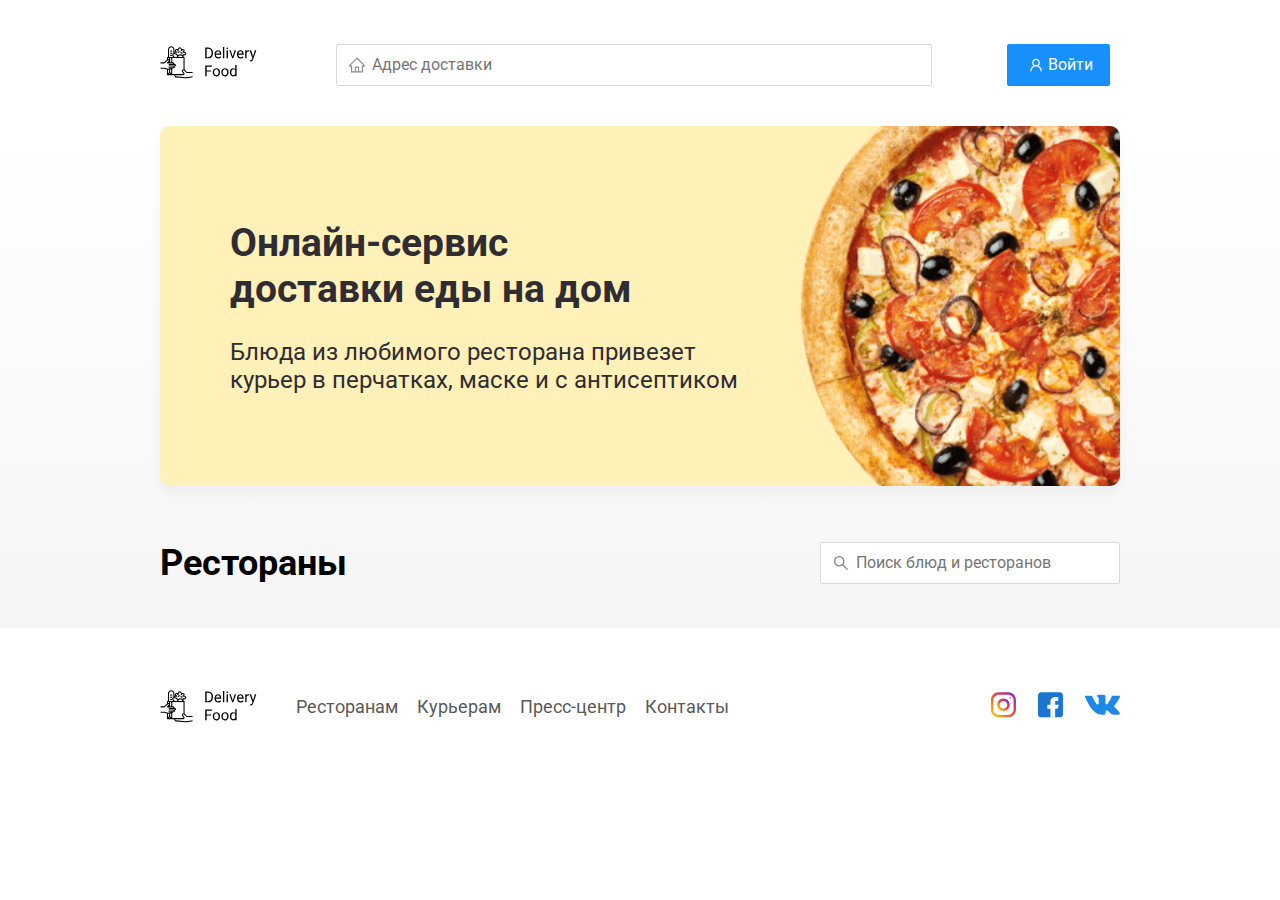
<file: index.html>
<!DOCTYPE html>
<html lang="ru">

<head>
	<meta charset="UTF-8" />
	<meta name="viewport" content="width=device-width, initial-scale=1.0" />
	<title>Delivery Food — доставка еды на дом</title>
	<link href="https://fonts.googleapis.com/css?family=Roboto:400,700&display=swap&subset=cyrillic" rel="stylesheet" />
	<link rel="stylesheet" href="css/normalize.css" />
	<link rel="stylesheet" href="css/style.css" />
	<!-- JS -->
	<script src="./js/sweetalert.min.js" defer></script>
	<script src="./js/auth.js" defer></script>
	<script src="./js/partners.js" defer></script>
	<script src="./js/cart.js" defer></script>
</head>

<body>
	<div class="container">
		<header class="header">
			<a class="logo">
				<img src="img/icon/logo.svg" alt="Logo" />
			</a>
			<label class="address">
				<input type="text" class="input input-address" placeholder="Адрес доставки" />
			</label>
			<div class="buttons">
				<span class="user-name"></span>
				<button class="button button-primary button-auth">
					<span class="button-auth-svg"></span>
					<span class="button-text">Войти</span>
				</button>
				<button class="button button-cart" id="cart-button">
					<span class="button-cart-svg"></span>
					<span class="button-text">Корзина</span>
				</button>
				<button class="button button-primary button-out">
					<span class="button-text">Выйти</span>
					<span class="button-out-svg"></span>
				</button>
			</div>
		</header>
	</div>
	<!-- /.container  -->

	<main class="main">
		<div class="container">
			<section class="container-promo">
				<section class="promo pizza">
					<h1 class="promo-title">Онлайн-сервис <br />доставки еды на дом</h1>
					<p class="promo-text">
						Блюда из любимого ресторана привезет курьер в перчатках, маске и с антисептиком
					</p>
				</section>
				<!-- <section class="promo kebab">
					<h1 class="promo-title">Шашлыки на майские <br> со скидкой 35%</h1>
					<p class="promo-text">
						Закажите шашлыки в любом ресторане до 10 мая и получите скидку по промокоду OMAGAD
					</p>
				</section>
				<section class="promo vegetables">
					<h1 class="promo-title">Скидка 20% на всю еду <br> по промокоду LOVE.JS</h1>
					<p class="promo-text">
						Блюдо из ресторана привезут вместе с двумя подарочными книгами по фронтенду
					</p>
				</section>
				<section class="promo sushi">
					<h1 class="promo-title">Сеты со скидкой до 30% <br> в ресторанах</h1>
					<p class="promo-text">
						Скидки на сеты до 30 мая по промокоду DADADA
					</p>
				</section> -->
			</section>
			<section class="restaurants">
				<div class="section-heading">
					<h2 class="section-title">Рестораны</h2>
					<label class="search">
						<input type="text" class="input input-search" placeholder="Поиск блюд и ресторанов" />
					</label>
				</div>
				<div class="cards cards-restaurants">
					

					
				</div>
				<!-- /.cards -->
			</section>
		</div>
		<!-- /.container -->
	</main>

	<footer class="footer">
		<div class="container">
			<div class="footer-block">
				<img src="img/icon/logo.svg" alt="logo" class="logo footer-logo" />
				<nav class="footer-nav">
					<a href="#" class="footer-link">Ресторанам </a>
					<a href="#" class="footer-link">Курьерам</a>
					<a href="#" class="footer-link">Пресс-центр</a>
					<a href="#" class="footer-link">Контакты</a>
				</nav>
				<div class="social-links">
					<a href="#" class="social-link"><img src="img/social/instagram.svg" alt="instagram" /></a>
					<a href="#" class="social-link"><img src="img/social/fb.svg" alt="facebook" /></a>
					<a href="#" class="social-link"><img src="img/social/vk.svg" alt="vk" /></a>
				</div>
				<!-- /.social-links -->
			</div>
			<!-- /.footer-block -->
		</div>
	</footer>

	<div class="modal modal-cart">
		<div class="modal-dialog">
			<div class="modal-header">
				<h3 class="modal-title">Корзина</h3>
				<button class="close">&times;</button>
			</div>
			<!-- /.modal-header -->
			<div class="modal-body">
				<div class="food-row">
					<span class="food-name">Ролл угорь стандарт</span>
					<strong class="food-price">250 ₽</strong>
					<div class="food-counter">
						<button class="counter-button">-</button>
						<span class="counter">1</span>
						<button class="counter-button">+</button>
					</div>
				</div>
				<!-- /.foods-row -->
				<div class="food-row">
					<span class="food-name">Ролл угорь стандарт</span>
					<strong class="food-price">250 ₽</strong>
					<div class="food-counter">
						<button class="counter-button">-</button>
						<span class="counter">1</span>
						<button class="counter-button">+</button>
					</div>
				</div>
				<!-- /.foods-row -->
				<div class="food-row">
					<span class="food-name">Ролл угорь стандарт</span>
					<strong class="food-price">250 ₽</strong>
					<div class="food-counter">
						<button class="counter-button">-</button>
						<span class="counter">1</span>
						<button class="counter-button">+</button>
					</div>
				</div>
				<!-- /.foods-row -->
				<div class="food-row">
					<span class="food-name">Ролл угорь стандарт</span>
					<strong class="food-price">250 ₽</strong>
					<div class="food-counter">
						<button class="counter-button">-</button>
						<span class="counter">1</span>
						<button class="counter-button">+</button>
					</div>
				</div>
				<!-- /.foods-row -->
			</div>
			<!-- /.modal-body -->
			<div class="modal-footer">
				<span class="modal-pricetag">1250 ₽</span>
				<div class="footer-buttons">
					<button class="button button-primary">Оформить заказ</button>
					<button class="button clear-cart">Отмена</button>
				</div>
			</div>
			<!-- /.modal-footer -->
		</div>
		<!-- /.modal-dialog -->
	</div>

	<div class="modal-auth">
		<div class="modal-dialog modal-dialog-auth">
			<button class="close-auth">&times;</button>
			<form id="logInForm">
				<fieldset class="modal-body">
					<legend class="modal-title">Авторизация</legend>
					<label class="label-auth">
						<span>Логин</span>
						<input id="login" type="text">
					</label>
					<label class="label-auth">
						<span>Пароль</span>
						<input id="password" type="password">
					</label>
				</fieldset>
				<!-- /.modal-body -->
				<div class="modal-footer">
					<div class="footer-buttons">
						<button class="button button-primary button-login" type="submit">Войти</button>
					</div>
				</div>
			</form>
			<!-- /.modal-footer -->
		</div>
		<!-- /.modal-dialog -->
	</div>
</body>

</html>
</file>
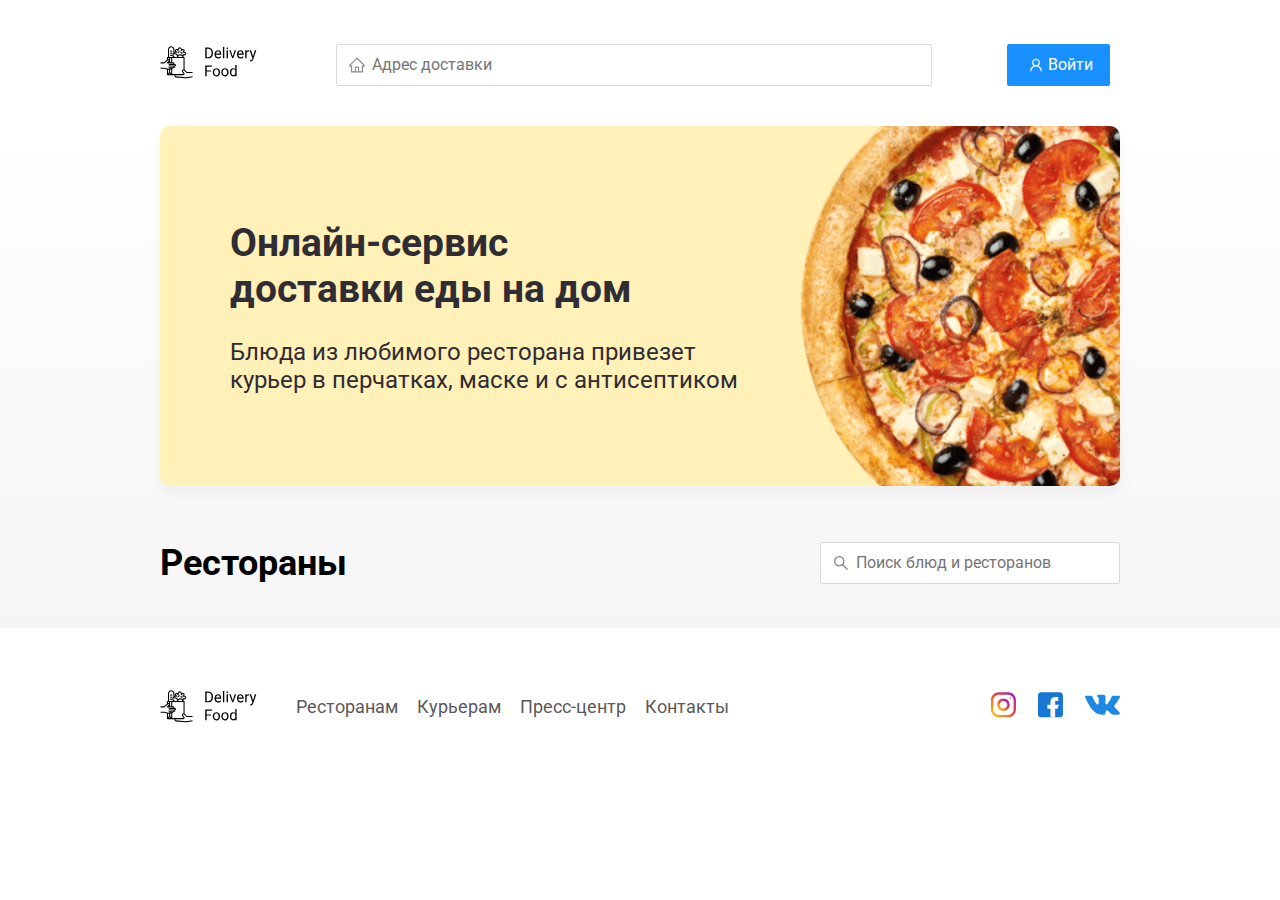
<file: restaurant.html>
<!DOCTYPE html>
<html lang="ru">

<head>
	<meta charset="UTF-8" />
	<meta name="viewport" content="width=device-width, initial-scale=1.0" />
	<title>PizzaBurger — доставка еды на дом</title>
	<link href="https://fonts.googleapis.com/css?family=Roboto:400,700&display=swap&subset=cyrillic" rel="stylesheet" />
	<link rel="stylesheet" href="css/normalize.css" />
	<link rel="stylesheet" href="css/style.css" />
	<!-- JS -->
	<script src="./js/sweetalert.min.js" defer></script>
	<script src="./js/auth.js" defer></script>
	<script src="./js/menu.js" defer></script>
	<script src="./js/cart.js" defer></script>
	
</head>

<body>
	<div class="container">
		<header class="header">
			<a href="index.html" class="logo">
				<img src="img/icon/logo.svg" alt="Logo" />
			</a>
			<label class="address">
				<input type="text" class="input input-address" placeholder="Адрес доставки" />
			</label>
			<div class="buttons">
				<span class="user-name"></span>
				<button class="button button-primary button-auth">
					<span class="button-auth-svg"></span>
					<span class="button-text">Войти</span>
				</button>
				<button class="button button-cart" id="cart-button">
					<span class="button-cart-svg"></span>
					<span class="button-text">Корзина</span>
				</button>
				<button class="button button-primary button-out">
					<span class="button-text">Выйти</span>
					<span class="button-out-svg"></span>
				</button>
			</div>
		</header>
	</div>
	<!-- /.container  -->

	<main class="main">
		<div class="container">
			<section class="menu">
				<div class="section-heading">
					<h2 class="section-title restaurant-title">Пицца Плюс</h2>
					<div class="card-info">
						<div class="rating">
							4.5
						</div>
						<div class="price">От 900 ₽</div>
						<div class="category">Пицца</div>
					</div>
					<!-- /.card-info -->
				</div>
				<div class="cards cards-menu">
					
				</div>
				<!-- /.cards -->
			</section>
		</div>
		<!-- /.container -->
	</main>

	<footer class="footer">
		<div class="container">
			<div class="footer-block">
				<img src="img/icon/logo.svg" alt="logo" class="logo footer-logo" />
				<nav class="footer-nav">
					<a href="#" class="footer-link">Ресторанам </a>
					<a href="#" class="footer-link">Курьерам</a>
					<a href="#" class="footer-link">Пресс-центр</a>
					<a href="#" class="footer-link">Контакты</a>
				</nav>
				<div class="social-links">
					<a href="#" class="social-link"><img src="img/social/instagram.svg" alt="instagram" /></a>
					<a href="#" class="social-link"><img src="img/social/fb.svg" alt="facebook" /></a>
					<a href="#" class="social-link"><img src="img/social/vk.svg" alt="vk" /></a>
				</div>
				<!-- /.social-links -->
			</div>
			<!-- /.footer-block -->
		</div>
	</footer>

	<div class="modal modal-cart">
		<div class="modal-dialog">
			<div class="modal-header">
				<h3 class="modal-title">Корзина</h3>
				<button class="close">&times;</button>
			</div>
			<!-- /.modal-header -->
			<div class="modal-body">
				
			</div>
			<!-- /.modal-body -->
			<div class="modal-footer">
				<span class="modal-pricetag">1250 ₽</span>
				<div class="footer-buttons">
					<button class="button button-primary">Оформить заказ</button>
					<button class="button clear-cart">Отмена</button>
				</div>
			</div>
			<!-- /.modal-footer -->
		</div>
		<!-- /.modal-dialog -->
	</div>

	<div class="modal-auth">
		<div class="modal-dialog modal-dialog-auth">
			<button class="close-auth">&times;</button>
			<form id="logInForm">
				<fieldset class="modal-body">
					<legend class="modal-title">Авторизация</legend>
					<label class="label-auth">
						<span>Логин</span>
						<input id="login" type="text">
					</label>
					<label class="label-auth">
						<span>Пароль</span>
						<input id="password" type="password">
					</label>
				</fieldset>
				<!-- /.modal-body -->
				<div class="modal-footer">
					<div class="footer-buttons">
						<button class="button button-primary button-login" type="submit">Войти</button>
					</div>
				</div>
			</form>
			<!-- /.modal-footer -->
		</div>
		<!-- /.modal-dialog -->
	</div>
</body>

</html>
</file>
<file: css/style.css>
* {
    box-sizing: border-box;
}

body {
    font-family: "Roboto", sans-serif;
    padding-top: 44px;
}

a,
button {
    cursor: pointer;
    color: inherit;
}

.no-valid::-webkit-input-placeholder{
    color: red;
}

.hide {
    display: none;
}

.container {
    max-width: 1200px;
    margin: auto;
}

.header {
    display: flex;
    align-items: center;
    justify-content: space-between;
    margin-bottom: 40px;
}

.input {
    background-color: #ffffff;
    border: 1px solid #d9d9d9;
    border-radius: 2px;
    font-size: 16px;
    line-height: 24px;
    padding: 8px 8px 8px 35px;
    background-repeat: no-repeat;
    background-position: left 11px center;
}

.address {
    flex: 0.8;
}

.input-address {
    width: 100%;
    background-image: url(../img/icon/home.svg);
}

.search {
    margin-left: auto;
}

.input-search {
    width: 300px;
    background-image: url(../img/icon/search.svg);

}

.buttons {
    display: flex;
    align-items: center;
}

.button {
    display: flex;
    align-items: center;
    padding: 8px 16px;
    background: #ffffff;
    border: 1px solid #d9d9d9;
    box-sizing: border-box;
    box-shadow: 0 0 2px rgba(0, 0, 0, 0.0015);
    border-radius: 2px;
    color: #595959;
    font-size: 16px;
    line-height: 24px;
}

.button:hover {
    background: #1890ff;
    border: 1px solid #1890ff;
    color: #fff;
}


.button-primary {
    background: #1890ff;
    border: 1px solid #1890ff;
    color: #fff;
    margin-right: 10px;
}

.button-primary:hover {
    background: #ffffff;
    border: 1px solid #d9d9d9;
    color: #595959;
}

.button-icon {
    margin-right: 6px;
}

.button-card-text {
    margin-right: 10px;
}

.button-auth {
    background-position: 20px 13px;
}

.button-primary .button-auth-svg {
    width: 24px;
    height: 24px;
    background-color: #fff;
    -webkit-mask: url("../img/icon/user.svg") no-repeat 50% 50%;
    mask: url("../img/icon/user.svg") no-repeat 50% 50%;
    background-repeat: no-repeat;
}

.button-primary:hover .button-auth-svg {
    background-color: #595959;
}

.button .button-cart-svg {
    width: 24px;
    height: 24px;
    background-color: #595959;
    -webkit-mask: url("../img/icon/shopping-cart.svg") no-repeat 50% 50%;
    mask: url("../img/icon/shopping-cart.svg") no-repeat 50% 50%;
    background-repeat: no-repeat;
}

.button-primary .button-cart-svg {
    background-color: #fff;
}

.button:hover .button-cart-svg {
    background-color: #fff;
}

.button-primary:hover .button-cart-svg {
    background-color: #595959;
}

.button-cart {
    display: none;
    margin: 0 5px;
}

.button-out {
    display: none;
    margin: 0 5px;
}

.user-name {
    display: none;
    margin-right: 20px;
    font-weight: bold;
    font-size: 18px;
}

.promo-slider {

    width: 600px;
    height: 300px;

}

.promo {
    box-shadow: 0 7px 12px rgba(158, 158, 163, 0.1);
    border-radius: 10px;
    padding: 68px 70px;
    margin-bottom: 56px;
}

.pizza {
    background: #fff1b8 url(../img/promo/pizza.png) no-repeat top -100px right -250px / 830px
}

.kebab {
    background: #D6E4FF url(../img/promo/kebab.png) no-repeat top 45px right 40px / 450px;
}

.vegetables {
    background: #FFF566 url(../img/promo/vegetables.png) no-repeat top 0 right 0 / 825px
}

.sushi {
    background: #FFF1F0 url(../img/promo/sushi.png) no-repeat top 10px right 15px / 500px
}

.promo-title {
    font-style: normal;
    font-weight: bold;
    font-size: 39px;
    line-height: 46px;
    color: #302c34;
}

.promo-text {
    font-style: normal;
    font-weight: normal;
    font-size: 24px;
    line-height: 28px;
    color: #302c34;
    max-width: 538px;
}

.main {
    background: linear-gradient(180deg, rgba(245, 245, 245, 0) 1.04%, #f5f5f5 100%);
}

.section-heading {
    display: flex;
    align-items: center;
    margin-bottom: 44px;
}

.section-title {
    font-style: normal;
    font-weight: bold;
    font-size: 36px;
    line-height: 42px;
    margin: 0 30px 0 0;
    color: #000000;
}

.cards {
    display: flex;
    align-items: flex-start;
    justify-content: space-between;
    flex-wrap: wrap;
}

.card {
    background: #ffffff;
    box-shadow: 0 4px 12px rgba(0, 0, 0, 0.05);
    border-radius: 7px;
    overflow: hidden;
    margin-bottom: 30px;
    flex-basis: 31%;
    text-decoration: none;

}

.card-restaurant {
    cursor: pointer
}

.card-image {
    width: 100%;
    height: 250px;
    object-fit: cover;
}


.card-text {
    padding: 20px 23px 35px;
    min-height: 275px;
    display: flex;
    flex-direction: column;
}



.restaurants .card-text {
    min-height: auto;
}

.card-heading {
    display: flex;
    align-items: center;
    justify-content: space-between;
    margin-bottom: 10px;
}

.card-title {
    margin: 0;
    font-style: normal;
    font-weight: bold;
    font-size: 22px;
    line-height: 32px;
}

.card-title-reg {
    font-weight: 400;
}

.card-tag {
    font-style: normal;
    font-weight: normal;
    font-size: 12px;
    line-height: 20px;
    color: #ffffff;
    background: #262626;
    border-radius: 2px;
    padding: 1px 8px;
}

.card-info {
    display: flex;
    align-items: center;
    flex-wrap: wrap;
}

.card-buttons {
    display: flex;
    margin-top: 24px;
    flex-grow: 1;
    align-items: flex-end;
}

.card-price-bold {
    font-weight: bold;
    font-size: 20px;
    line-height: 32px;
    margin-left: 30px;
}

.rating {
    background-image: url("../img/icon/rating.svg");
    background-repeat: no-repeat;
    background-position: 0 7px;
    padding-left: 20px;
    margin-right: 26px;
    color: #ffc107;
    font-weight: bold;
    font-size: 18px;
    line-height: 32px;
}

.price,
.category {
    color: #8c8c8c;
    font-size: 18px;
    line-height: 32px;
}

.price {
    margin-right: 10px;
}

.ingredients {
    color: #8c8c8c;
    font-size: 18px;
    line-height: 21px;
}

.category {
    text-overflow: ellipsis;
    overflow: hidden;
    white-space: nowrap;
    max-width: 150px;
}

.price:after {
    content: "";
    width: 5px;
    height: 5px;
    background-color: #8c8c8c;
    display: inline-block;
    vertical-align: middle;
    border-radius: 50%;
    margin-left: 10px;
}

.footer {
    padding: 60px 0;
}

.footer-block {
    display: flex;
    align-items: center;
    justify-content: space-between;
}

.footer-nav {
    margin-left: 35px;
    margin-right: auto;
}

.footer-link {
    display: inline-block;
    color: #595959;
    font-style: normal;
    font-weight: normal;
    font-size: 18px;
    line-height: 21px;
    text-decoration: none;
}

.footer-link:not(:last-child) {
    margin-right: 15px;
}

.social-links {
    display: flex;
    align-items: center;
}

.social-link:not(:last-child) {
    margin-right: 21px;
}

.modal {
    position: fixed;
    left: 0;
    top: 0;
    width: 100%;
    height: 100%;
    background: rgba(0, 0, 0, 0.4);
    display: none;
    z-index: 999;
}

.modal-auth {
    position: fixed;
    left: 0;
    top: 0;
    width: 100%;
    height: 100%;
    background: rgba(0, 0, 0, 0.4);
    display: none;
    z-index: 999;
}

.is-open {
    display: flex;
}

.modal-dialog {
    max-width: 780px;
    width: 95%;
    background: #ffffff;
    border-radius: 5px;
    margin: auto;
    padding: 40px 45px;
}

.modal-dialog-auth {
    width: auto;
    position: relative;
}

.label-auth {
    display: block;
    margin: 30px;
}

.label-auth span {
    width: 80px;
    display: inline-block;
}

.modal-header {
    display: flex;
    align-items: center;
    justify-content: space-between;
    margin-bottom: 45px;
}

.modal-title {
    margin: 0;
    font-weight: bold;
    font-size: 36px;
    line-height: 42px;
}

.close {
    font-size: 36px;
    border: none;
    background-color: transparent;
}

.close-auth {
    font-size: 36px;
    border: none;
    background-color: transparent;
    position: absolute;
    top: 10px;
    right: 20px;
}

.modal-body {
    margin-bottom: 22px;
}

.food-row {
    display: flex;
    align-items: flex-start;
    justify-content: space-between;
    padding-bottom: 8px;
    border-bottom: 1px solid #d9d9d9;
    margin-bottom: 15px;
}

.food-name {
    font-weight: normal;
    font-size: 18px;
    line-height: 32px;
}

.food-price {
    margin-left: auto;
    margin-right: 47px;
    font-weight: bold;
    font-size: 20px;
    line-height: 32px;
}

.food-counter {
    display: flex;
    align-items: center;
}

.counter-button {
    display: flex;
    align-items: center;
    justify-content: center;
    width: 39px;
    height: 32px;
    background: #ffffff;
    border: 1px solid #40a9ff;
    box-sizing: border-box;
    border-radius: 2px;
    font-weight: normal;
    font-size: 14px;
    line-height: 22px;
    color: #40a9ff;
}

.counter-button:hover {
    background: #40a9ff;
    border: 1px solid #ffffff;
    color: #ffffff;
}

.counter {
    font-size: 16px;
    line-height: 24px;
    margin-left: 10px;
    margin-right: 10px;
}

.modal-footer {
    display: flex;
    align-items: center;
    justify-content: space-between;
}

.modal-auth .modal-footer {
    justify-content: flex-end;
}

.footer-buttons {
    display: flex;
    align-items: center;
}

.modal-pricetag {
    background: #262626;
    border-radius: 5px;
    color: #ffffff;
    padding: 15px 20px;
    font-size: 20px;
    line-height: 23px;
}

@media (max-width: 1366px) {
    .container {
        max-width: 960px;
    }

    .pizza {
        background-position: center right -300px;
        background-size: 750px;
    }


    .kebab {
        background-position: top -5px right -93px;
        background-size: 530px;
    }

    .vegetables {
        background-position: top 0 right -93px;
        background-size: 820px;
    }

    .sushi {
        background-position: center right -90px;
    }

    .rating {
        margin-right: 15px;
    }

    .category,
    .price {
        font-size: 14px;
    }
}

@media (max-width: 992px) {
    .container {
        max-width: 750px;
    }



    .pizza {
        padding: 50px;
        background-size: 500px;
        background-position: center right -200px;
    }


    .kebab {
        background-position: top 55px right -100px;
        background-size: 385px;
    }

    .vegetables {
        background-position: top 0 right -280px;
        background-size: 810px;
    }

    .sushi {
        background-position: top 30px right -175px;
    }



    .promo-text {
        font-size: 18px;
        max-width: 400px;
    }

    .card {
        flex-basis: 49%;
    }

    .footer-link {
        font-size: 16px;
    }
}

@media (max-width: 768px) {
    .container {
        max-width: 560px;
    }

    .card-info {
        flex-wrap: wrap;
    }

    .card .rating {
        flex-basis: 100%;
    }

    .card-title {
        font-size: 18px;
    }

    .card-text {
        min-height: 290px;
    }

    .card-price-bold {
        margin-left: 20px;
    }


    .pizza {
        background-size: 400px;
        background-position: bottom 50px right -200px;
    }


    .kebab {
        background-position: top -5px right -74px;
        background-size: 300px;
    }

    .vegetables {
        background-position: top 0 right -240px;
        background-size: 702px;
    }

    .sushi {
        background-position: top -24px right -75px;
        background-size: 302px;
    }

    .promo-title {
        font-size: 24px;
        line-height: 1.4;
    }

    .promo-text {
        margin-top: 0;
    }
}

@media (max-width: 578px) {
    .container {
        width: 90%;
    }

    .address {
        min-width: 100%;
        order: 1;
    }

    .header {
        flex-wrap: wrap;
    }

    .input-address {
        margin-top: 15px;
        order: 5;
        flex: 1;
    }

    .promo {
        background-image: none;
    }

    .promo-title {
        margin-bottom: 10px;
    }

    .section-title {
        font-size: 20px;
    }

    .card {
        flex-basis: 100%;
    }

    .card-text {
        min-height: auto;
    }

    .card-image {
        width: 100%;
    }

    .footer {
        padding: 30px 0;
    }

    .footer-block {
        align-items: flex-start;
    }

    .footer-nav {
        margin-left: 0;
        margin-right: 0;
        order: 0;
        display: flex;
        flex-direction: column;
    }

    .footer-logo {
        margin-right: 15px;
        order: 1;
    }

    .social-links {
        order: 2;
    }
}

@media (max-width: 480px) {
    .button-text {
        display: none;
    }

    .button-icon {
        margin: 0;
    }

    .user-name {
        margin: 10px;

    }

    .buttons {
        flex-wrap: wrap;
        margin-left: auto;
    }

    .button {
        min-height: 40px;
        padding: 5px 12px;

    }

    .button-out-svg {
        width: 24px;
        height: 24px;
        background-color: #fff;
        -webkit-mask: url(../img/icon/logout.svg) no-repeat 50% 50%;
        mask: url(../img/icon/logout.svg) no-repeat 50% 50%;
        background-repeat: no-repeat;
        -webkit-mask-size: 20px;
        mask-size: 20px;
    }

    .promo {
        padding: 20px;
    }

    .section-heading {
        flex-wrap: wrap;
    }

    .footer-block {
        flex-wrap: wrap;
        flex-direction: column;
        align-items: center;
    }

    .footer-logo {
        order: 0;
        margin-bottom: 20px;
    }

    .footer-nav {
        margin-bottom: 20px;
        text-align: center;
    }

    .footer-link:not(:last-child) {
        margin-right: 0;
    }
}
</file>
